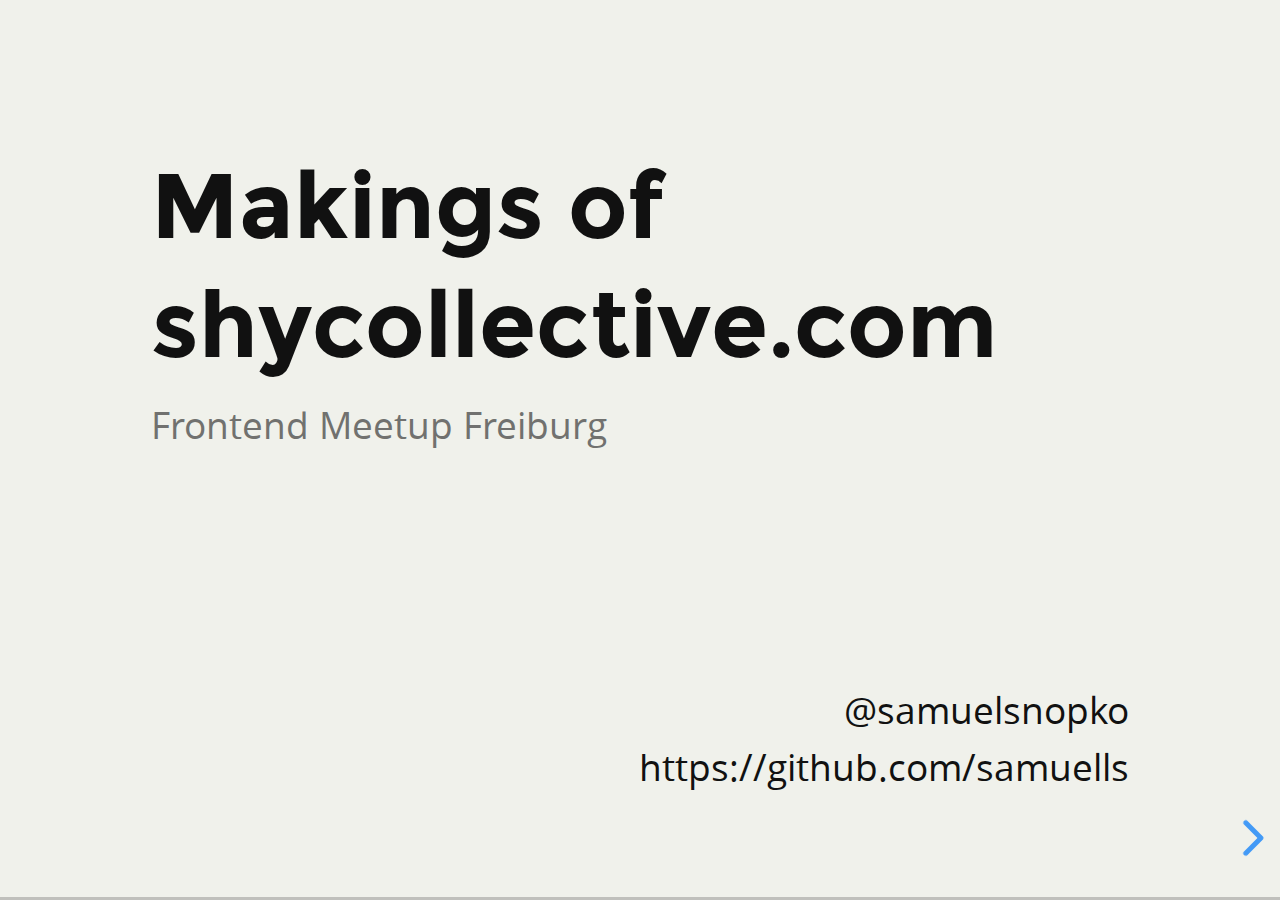
<file: slides-makings-of-shycollective/index.html>
<!DOCTYPE html>
	<html class="sl-root decks export offline loaded">
	<head>
		<meta name="viewport" content="width=device-width, initial-scale=1.0, maximum-scale=1.0, user-scalable=no, minimal-ui">
		<meta charset="utf-8">
		<meta http-equiv="X-UA-Compatible" content="IE=edge,chrome=1">
		<title>Makings of shycollective.com</title>

		<meta name="description" content="Slides for the Frontend Meetup Freiburg">

		<link rel="stylesheet" type="text/css" href="lib/offline-v2.css">



	</head>
	<body class="reveal-viewport theme-font-montserrat theme-color-sand-blue">
		<div class="reveal">
			<div class="slides">
				<section data-id="7235b7b91d044ae6f8fc6bd80bd1ca0a"><div class="sl-block" data-block-type="text" style="width: 806px; left: 80px; top: 101px; height: auto;" data-block-id="04e1b2474c8606fe7c709b4a00bd8ec9"><div class="sl-block-content" data-placeholder-tag="h1" data-placeholder-text="Title Text" style="z-index: 11; color: rgb(17, 17, 17);">
<h1 style="text-align:left"><strong>Makings of shycollective.com</strong></h1>
</div></div>
<div class="sl-block" data-block-type="text" data-block-id="5700edcda7e92e0a2e396349670cf544" style="height: auto; min-width: 30px; min-height: 30px; width: 600px; left: 280px; top: 544px;"><div class="sl-block-content" data-placeholder-tag="p" data-placeholder-text="Text" style="z-index: 12;">
<p style="text-align:right">@samuelsnopko</p>

<p style="text-align:right"> https://github.com/samuells</p>
</div></div>
<div class="sl-block" data-block-type="text" data-block-id="8710c10c60af0bb8130783f67e60d192" style="height: auto; min-width: 30px; min-height: 30px; width: 600px; left: 80px; top: 311px;"><div class="sl-block-content" data-placeholder-tag="p" data-placeholder-text="Text" style="z-index: 13; color: rgb(113, 113, 111); text-align: left;">
<p>Frontend Meetup Freiburg</p>
</div></div></section><section data-id="abf33c64cb87e071cbd1ea3eace64dc6" data-background-color="#f9f5e0"><div class="sl-block" data-block-type="text" style="width: 806px; left: 80px; top: 90px; height: auto;" data-block-id="17d4fbbb1054a22cc5b15306abf52f1f"><div class="sl-block-content" data-placeholder-tag="h2" data-placeholder-text="Title Text" style="z-index: 10; color: rgb(113, 113, 111);">
<h3 style="text-align: left;">Our Goals</h3>
</div></div>
<div class="sl-block" data-block-type="text" data-block-id="a0b22ce83962528a508319e67f9b7c7b" style="height: auto; min-width: 30px; min-height: 30px; width: 600px; left: 160px; top: 187px;"><div class="sl-block-content" data-placeholder-tag="p" data-placeholder-text="Text" style="z-index: 11; text-align: left;">
<ul>
	<li class="fragment" data-fragment-index="0"><span style="font-size:1.2em">Creative &amp; Visual Agency</span></li>
</ul>
</div></div>
<div class="sl-block" data-block-type="text" style="height: auto; min-width: 30px; min-height: 30px; width: 600px; left: 160px; top: 257px;" data-block-id="f336c042a3c80a4bb1951a480b7831ee"><div class="sl-block-content" data-placeholder-tag="p" data-placeholder-text="Text" style="z-index: 12; text-align: left;">
<ul>
	<li class="fragment" data-fragment-index="1"><span style="font-size:1.2em">Simplicity</span></li>
</ul>
</div></div>
<div class="sl-block" data-block-type="text" style="height: auto; min-width: 30px; min-height: 30px; width: 600px; left: 160px; top: 327px;" data-block-id="a2afe16a5a6cf2dca14d8d529990ca50"><div class="sl-block-content" data-placeholder-tag="p" data-placeholder-text="Text" style="z-index: 13; text-align: left;">
<ul>
	<li class="fragment" data-fragment-index="2">
<span style="font-size:1.2em">Straight</span><span style="font-size:1.2em">forward</span>
</li>
</ul>
</div></div>
<div class="sl-block" data-block-type="text" style="height: auto; min-width: 30px; min-height: 30px; width: 600px; left: 160px; top: 397px;" data-block-id="a4f183689991638129da8dceb6c1ef3c"><div class="sl-block-content" data-placeholder-tag="p" data-placeholder-text="Text" style="z-index: 14; text-align: left;">
<ul>
	<li style="font-size: 36px;" class="fragment" data-fragment-index="3">Small Project w/out CMS</li>
</ul>
</div></div>
<div class="sl-block" data-block-type="text" style="height: auto; min-width: 30px; min-height: 30px; width: 600px; left: 160px; top: 467px;" data-block-id="4b45d32ab1ad2cf6efc507dc14946e01"><div class="sl-block-content" data-placeholder-tag="p" data-placeholder-text="Text" style="z-index: 15; text-align: left;">
<ul>
	<li class="fragment" style="font-size:36px" data-fragment-index="4">Keep Personality</li>
</ul>
</div></div>
<div class="sl-block" data-block-type="text" style="height: auto; min-width: 30px; min-height: 30px; width: 600px; left: 160px; top: 537px;" data-block-id="b9baf1a1b67a3cae7ddd081f431c76b4"><div class="sl-block-content" data-placeholder-tag="p" data-placeholder-text="Text" style="z-index: 17; text-align: left;">
<ul>
	<li style="font-size:36px" class="fragment" data-fragment-index="5">WOW Effect</li>
</ul>
</div></div></section><section data-background-color="#f9f5e0" data-id="145ecbccc1c9b3c0f792ac94473a6ea9"><div class="sl-block" data-block-type="text" style="width: 806px; left: 80px; top: 90px; height: auto;" data-block-id="b1b5f998a5fb9546151c31e694efe598"><div class="sl-block-content" data-placeholder-tag="h2" data-placeholder-text="Title Text" style="z-index: 10; color: rgb(113, 113, 111);">
<h3 style="text-align:left">Technology Stack</h3>
</div></div>
<div class="sl-block" data-block-type="text" style="height: auto; width: 600px; left: 160px; top: 187px;" data-block-id="7f80f0955bd12bd9606c5fc299888ca3"><div class="sl-block-content" data-placeholder-tag="p" data-placeholder-text="Text" style="z-index: 11; text-align: left;">
<ul>
	<li class="fragment" data-fragment-index="0"><span style="font-size:1.2em">Gulp</span></li>
</ul>
</div></div>
<div class="sl-block" data-block-type="text" style="height: auto; width: 600px; left: 160px; top: 257px;" data-block-id="85218d34c33e6c6f71009c3aa8d03571"><div class="sl-block-content" data-placeholder-tag="p" data-placeholder-text="Text" style="z-index: 12; text-align: left;">
<ul>
	<li class="fragment" style="font-size:36px" data-fragment-index="1">SmoothState.js</li>
</ul>
</div></div>
<div class="sl-block" data-block-type="text" style="height: auto; width: 653px; left: 160px; top: 327px;" data-block-id="9ad30f73774506f5267b6dad0e0cf911"><div class="sl-block-content" data-placeholder-tag="p" data-placeholder-text="Text" style="z-index: 13; text-align: left;">
<ul>
	<li class="fragment" style="font-size:36px" data-fragment-index="2">SASS &amp; CSS Transitions/Animations</li>
</ul>
</div></div>
<div class="sl-block" data-block-type="text" style="height: auto; width: 600px; left: 160px; top: 397px;" data-block-id="0888dad073e55780d973e5a1a1c4d46b"><div class="sl-block-content" data-placeholder-tag="p" data-placeholder-text="Text" style="z-index: 14; text-align: left;">
<ul>
	<li class="fragment" style="font-size:36px" data-fragment-index="3">PUG (Jade)</li>
</ul>
</div></div>
<div class="sl-block" data-block-type="text" style="height: auto; width: 600px; left: 160px; top: 467px;" data-block-id="9dcfdebf3dbd9e2986f0c86bd2cd2aae"><div class="sl-block-content" data-placeholder-tag="p" data-placeholder-text="Text" style="z-index: 15; text-align: left;">
<ul>
	<li class="fragment" style="font-size:36px" data-fragment-index="4">Lot of Math</li>
</ul>
</div></div>
<div class="sl-block" data-block-type="image" data-block-id="1f8223bd284144125edf47c4247e3fdf" style="min-width: 4px; min-height: 4px; width: 384px; height: 384px; left: 430px; top: 216px;"><div class="sl-block-style" style="z-index: 17; transform: rotate(10deg);"><div class="sl-block-content fragment" style="z-index: 17; border-style: solid; border-color: rgb(68, 68, 68); border-width: 10px;" data-fragment-index="5"><img style="" data-natural-width="200" data-natural-height="200" data-lazy-loaded="" data-src="deck-20/becea222d706403ecf32a5b7d9eb6352.gif"></div></div></div></section><section class="stack" data-id="ff5f4e365f14790dc3098bf7c37ca052"><section data-id="1a81a7650221d0c9084efcb6c3408d9e"><div class="sl-block" data-block-type="text" style="width: 677px; left: 80px; top: 90px; height: auto;" data-block-id="042374b8de2a929f11034bf9cf93b75d"><div class="sl-block-content" data-placeholder-tag="h2" data-placeholder-text="Title Text" style="text-align: left; z-index: 10; color: rgb(113, 113, 111);">
<h3>Gulp - rules them all!</h3>
</div></div>
<div class="sl-block" data-block-type="image" data-block-id="29c214f1951efdc44a5fae64c599aa18" style="min-width: 4px; min-height: 4px; width: 580px; height: 400px; left: 190px; top: 217px;"><div class="sl-block-content fragment" style="z-index: 11; border-style: solid; border-width: 4px; border-color: rgb(255, 255, 255);" data-fragment-index="0"><img data-natural-width="568" data-natural-height="392" style="" data-lazy-loaded="" data-src="deck-20/bb69cc84c99c97650623ae19e3d00af0.png"></div></div>
<div class="sl-block" data-block-type="text" data-block-id="b72d72340367411c95b6c45c868574d1" style="height: auto; min-width: 30px; min-height: 30px; width: 378px; left: 451px; top: 205px;"><div class="sl-block-style" style="z-index: 14; transform: rotate(13deg);"><div class="sl-block-content fragment" data-placeholder-tag="p" data-placeholder-text="Text" style="z-index: 14; background-color: rgb(34, 34, 34); border-style: solid; border-width: 4px; border-color: rgb(255, 255, 255); color: rgb(255, 255, 255);" data-fragment-index="0">
<p><span style="font-size:1.2em"><strong>Divide &amp; conquer!</strong></span></p>
</div></div></div>
<div class="sl-block" data-block-type="image" data-block-id="dda05c7831d23858f1e80b86f83c5754" style="min-width: 4px; min-height: 4px; width: 746px; height: 272px; left: 34px; top: 281px;"><div class="sl-block-style" style="z-index: 13; transform: rotate(353deg);"><div class="sl-block-content fragment" style="z-index: 13; border-style: solid; border-width: 4px; border-color: rgb(255, 255, 255);" data-fragment-index="1"><img style="" data-natural-width="500" data-natural-height="182" data-lazy-loaded="" data-src="deck-20/dd8367149d5d60d54dbce070485ca704.gif"></div></div></div></section><section data-id="d7d7e35ab9b07166c9414fedcf45375f"><div class="sl-block" data-block-type="text" style="width: 677px; left: 80px; top: 90px; height: auto;" data-block-id="d7aa2d0bb3dd669b80f7860503db7612"><div class="sl-block-content" data-placeholder-tag="h2" data-placeholder-text="Title Text" style="text-align: left; z-index: 10; color: rgb(113, 113, 111);">
<h3>Divide, divide .... Divide!</h3>
</div></div>
<div class="sl-block" data-block-type="image" data-block-id="f51495b9ba8d7753b745057bd3c9883a" style="min-width: 4px; min-height: 4px; width: 262px; height: 456px; left: 320px; top: 210px;"><div class="sl-block-content fragment" style="z-index: 14; border-style: solid; border-width: 4px; border-color: rgb(255, 255, 255);" data-fragment-index="2"><img data-natural-width="262" data-natural-height="456" style="" data-lazy-loaded="" data-src="deck-20/90388b57b78450c2febd6ada72d27778.png"></div></div>
<div class="sl-block" data-block-type="image" data-block-id="794c27b820efddd73e3449f99d4ddff6" style="min-width: 4px; min-height: 4px; width: 244px; height: 263px; left: 493px; top: 271px;"><div class="sl-block-content fragment" style="z-index: 15; border-style: solid; border-width: 4px; border-color: rgb(255, 255, 255);" data-fragment-index="3"><img data-natural-width="244" data-natural-height="263" style="" data-lazy-loaded="" data-src="deck-20/a9f596a7c4e4c92cd7ffd244363098c2.png"></div></div>
<div class="sl-block" data-block-type="image" data-block-id="2e0fb561597d1ac710d188309df115ef" style="min-width: 4px; min-height: 4px; width: 192px; height: 192px; left: 25px; top: 210px;"><div class="sl-block-content fragment" style="z-index: 11; border-style: solid; border-width: 4px; border-color: rgb(255, 255, 255);" data-fragment-index="0"><img style="" data-natural-width="192" data-natural-height="192" data-lazy-loaded="" data-src="deck-20/fb8355976d787351c7fb1ee35297b5f1.png"></div></div>
<div class="sl-block" data-block-type="image" data-block-id="367f702b5de8971307a08669065459b4" style="min-width: 4px; min-height: 4px; width: 255px; height: 284px; left: 145px; top: 312px;"><div class="sl-block-content fragment" style="z-index: 12; border-style: solid; border-width: 4px; border-color: rgb(255, 255, 255);" data-fragment-index="1"><img data-natural-width="255" data-natural-height="284" style="" data-lazy-loaded="" data-src="deck-20/b8eaf38fb2c578ec24e3501e699130e7.png"></div></div>
<div class="sl-block" data-block-type="image" data-block-id="5c22db8b40d8336a1e6d0e23d81fac6f" style="min-width: 4px; min-height: 4px; width: 207px; height: 518px; left: 673px; top: 167px;"><div class="sl-block-content fragment" style="z-index: 16; border-style: solid; border-width: 4px; border-color: rgb(255, 255, 255);" data-fragment-index="4"><img style="" data-natural-width="259" data-natural-height="649" data-lazy-loaded="" data-src="deck-20/c0262799a32cf77e353d0870c2ba5f71.png"></div></div></section></section><section class="stack" data-id="1748a198769d28488cc66a8dfa124409"><section data-id="bb97b774da3108e96b90ac68c41f0bf7"><div class="sl-block" data-block-type="text" style="width: 677px; left: 80px; top: 90px; height: auto;" data-block-id="a1a524851e1863a7e22a8f41261f5ca4"><div class="sl-block-content" data-placeholder-tag="h2" data-placeholder-text="Title Text" style="text-align: left; z-index: 10; color: rgb(113, 113, 111);">
<h3>SmoothState.js</h3>
</div></div>
<div class="sl-block" data-block-type="image" style="width: 683px; height: 334px; left: 111px; top: 210px; min-width: 4px; min-height: 4px;" data-block-id="94670afb3ada3ceb0c624c3414870ade"><div class="sl-block-content fragment" style="z-index: 11; border-width: 4px; border-color: rgb(255, 255, 255);" data-fragment-index="0"><img data-natural-width="1000" data-natural-height="489" style="" data-lazy-loaded="" data-src="deck-20/df1006bf1b8960a716b8663c41505138.png"></div></div>
<div class="sl-block" data-block-type="text" data-block-id="c8cbe566b01253a5da876b76d88766a7" style="height: auto; min-width: 30px; min-height: 30px; width: 600px; left: 280px; top: 591px;"><div class="sl-block-content fragment" data-placeholder-tag="p" data-placeholder-text="Text" style="z-index: 12;" data-fragment-index="2">
<p style="text-align: right;"><span style="font-size:0.9em"><a href="https://github.com/miguel-perez/smoothState.js" target="_blank">SmoothState.js</a></span></p>
</div></div>
<div class="sl-block" data-block-type="line" data-block-id="0df9afb5757339db560fef3cc7e048dc" style="width: auto; height: auto; min-width: 1px; min-height: 1px; left: 160px; top: 280px;"><div class="sl-block-content fragment" data-line-x1="-319" data-line-y1="207" data-line-x2="321" data-line-y2="21" data-line-color="#cc0000" data-line-start-type="none" data-line-end-type="none" style="z-index: 13;" data-line-width="10px" data-fragment-index="1"><svg xmlns="http://www.w3.org/2000/svg" version="1.1" preserveaspectratio="xMidYMid" width="640" height="186" viewbox="-319 21 640 186"><line stroke="rgba(0,0,0,0)" stroke-width="15" x1="-319" y1="207" x2="321" y2="21"></line><line stroke="#cc0000" stroke-width="10" x1="-319" y1="207" x2="321" y2="21"></line></svg></div></div>
<div class="sl-block" data-block-type="line" style="width: auto; height: auto; min-width: 1px; min-height: 1px; left: 154px; top: 280px;" data-block-id="5f12cd35a30097e50961d85402b218b0"><div class="sl-block-content fragment" data-line-x1="-334" data-line-y1="6" data-line-x2="306" data-line-y2="192" data-line-color="#cc0000" data-line-start-type="none" data-line-end-type="none" style="z-index: 15;" data-line-width="10px" data-fragment-index="1"><svg xmlns="http://www.w3.org/2000/svg" version="1.1" preserveaspectratio="xMidYMid" width="640" height="186" viewbox="-334 6 640 186"><line stroke="rgba(0,0,0,0)" stroke-width="15" x1="-334" y1="6" x2="306" y2="192"></line><line stroke="#cc0000" stroke-width="10" x1="-334" y1="6" x2="306" y2="192"></line></svg></div></div></section><section data-id="abe6a1d4aa8ab390ff481e508d453b50"><div class="sl-block" data-block-type="text" style="width: 677px; left: 80px; top: 90px; height: auto;" data-block-id="688d8a5a6df310454f377fb964a3304e"><div class="sl-block-content" data-placeholder-tag="h2" data-placeholder-text="Title Text" style="text-align: left; z-index: 11; color: rgb(113, 113, 111);">
<h3>SmoothState.js - how it works?</h3>
</div></div>
<div class="sl-block" data-block-type="image" data-block-id="d919c46e5ae8422f2992e9a330d3449c" style="min-width: 4px; min-height: 4px; width: 504px; height: 374px; left: 441px; top: 294px;"><div class="sl-block-content fragment" style="z-index: 12; border-style: solid; border-width: 4px; border-color: rgb(255, 255, 255);" data-fragment-index="7"><img style="" data-natural-width="1234" data-natural-height="916" data-lazy-loaded="" data-src="deck-20/f81a2a7714de7cf9a9c90cb3bc72651b.png"></div></div>
<div class="sl-block" data-block-type="image" data-block-id="e6428c1ab1bf56ae7a3a3121e96e0616" style="min-width: 4px; min-height: 4px; width: 501px; height: 258px; left: 16px; top: 381px;"><div class="sl-block-content fragment" style="z-index: 13; border-style: solid; border-width: 4px; border-color: rgb(255, 255, 255);" data-fragment-index="6"><img style="" data-natural-width="1468" data-natural-height="756" data-lazy-loaded="" data-src="deck-20/cd59f67348e6bbb8492ff8ce93ea7552.png"></div></div>
<div class="sl-block" data-block-type="line" data-block-id="a933c32befc08e19fb23ce14029c612c" style="width: auto; height: auto; min-width: 1px; min-height: 1px; left: 80px; top: 230px;"><div class="sl-block-content fragment" data-line-x1="-300" data-line-y1="-40" data-line-x2="500" data-line-y2="-40" data-line-color="#71716f" data-line-start-type="circle" data-line-end-type="circle" style="z-index: 14;" data-line-width="20px" data-fragment-index="0"><svg xmlns="http://www.w3.org/2000/svg" version="1.1" preserveaspectratio="xMidYMid" width="800" height="1" viewbox="-300 -40 800 1"><line stroke="#71716f" stroke-width="20" x1="-270" y1="-40" x2="471" y2="-40"></line><ellipse rx="30" ry="30" cx="-270" cy="-40" fill="#71716f"></ellipse><ellipse rx="30" ry="30" cx="471" cy="-40" fill="#71716f"></ellipse></svg></div></div>
<div class="sl-block" data-block-type="line" style="width: auto; height: auto; min-width: 1px; min-height: 1px; left: 240px; top: 229px;" data-block-id="a20e4b9437ecffe5b6e11262527ce7b1"><div class="sl-block-content fragment" data-line-x1="188" data-line-y1="-40" data-line-x2="428" data-line-y2="-40" data-line-color="#cc4125" data-line-start-type="none" data-line-end-type="arrow" style="z-index: 15;" data-line-width="10px" data-line-style="solid" data-fragment-index="2"><svg xmlns="http://www.w3.org/2000/svg" version="1.1" preserveaspectratio="xMidYMid" width="240" height="1" viewbox="188 -40 240 1"><line stroke="rgba(0,0,0,0)" stroke-width="15" x1="188" y1="-40" x2="413" y2="-40"></line><line stroke="#cc4125" stroke-width="10" x1="188" y1="-40" x2="413" y2="-40"></line><polygon fill="#cc4125" transform="translate(413,-40) rotate(90)" points="0,-15 15,15 -15,15"></polygon></svg></div></div>
<div class="sl-block" data-block-type="line" style="width: auto; height: auto; min-width: 1px; min-height: 1px; left: 480px; top: 229px;" data-block-id="d0974f969e0d4e313848707934cd06c7"><div class="sl-block-content fragment" data-line-x1="188" data-line-y1="-40" data-line-x2="428" data-line-y2="-40" data-line-color="#6aa84f" data-line-start-type="none" data-line-end-type="arrow" style="z-index: 16;" data-line-width="10px" data-line-style="solid" data-fragment-index="3"><svg xmlns="http://www.w3.org/2000/svg" version="1.1" preserveaspectratio="xMidYMid" width="240" height="1" viewbox="188 -40 240 1"><line stroke="rgba(0,0,0,0)" stroke-width="15" x1="188" y1="-40" x2="413" y2="-40"></line><line stroke="#6aa84f" stroke-width="10" x1="188" y1="-40" x2="413" y2="-40"></line><polygon fill="#6aa84f" transform="translate(413,-40) rotate(90)" points="0,-15 15,15 -15,15"></polygon></svg></div></div>
<div class="sl-block" data-block-type="text" data-block-id="fee75b987121f2566427f8cef0fdf527" style="height: auto; min-width: 30px; min-height: 30px; width: 213px; left: 240px; top: 183px;"><div class="sl-block-content fragment" data-placeholder-tag="p" data-placeholder-text="Text" style="z-index: 17; color: rgb(102, 0, 0);" data-fragment-index="2">
<p style="text-align:left"><span style="font-size:0.9em"><strong>Animation Out</strong></span></p>
</div></div>
<div class="sl-block" data-block-type="text" style="height: auto; min-width: 30px; min-height: 30px; width: 213px; left: 480px; top: 183px;" data-block-id="15c8e7ef1766eb8544dc89ed34a6929e"><div class="sl-block-content fragment" data-placeholder-tag="p" data-placeholder-text="Text" style="z-index: 18; color: rgb(39, 78, 19);" data-fragment-index="3">
<p style="text-align:right"><span style="font-size:0.9em"><strong>Animation In</strong></span></p>
</div></div>
<div class="sl-block" data-block-type="text" data-block-id="7795bc369a06e2ee365c0851783f7edd" style="height: auto; min-width: 30px; min-height: 30px; width: 179px; left: 729px; top: 208px;"><div class="sl-block-style" style="z-index: 19; transform: rotate(329deg);"><div class="sl-block-content fragment" data-placeholder-tag="p" data-placeholder-text="Text" style="z-index: 19; color: rgb(255, 255, 255); background-color: rgb(113, 113, 111); border-style: solid; border-width: 2px;" data-fragment-index="4">
<p><strong><span style="font-size:0.9em">Page Ready</span></strong></p>
</div></div></div>
<div class="sl-block" data-block-type="text" style="height: auto; min-width: 30px; min-height: 30px; width: 188px; left: 44px; top: 209px;" data-block-id="6740135de533f5a71e8bb534cda66fca"><div class="sl-block-style" style="z-index: 20; transform: rotate(329deg);"><div class="sl-block-content fragment" data-placeholder-tag="p" data-placeholder-text="Text" style="z-index: 20; color: rgb(255, 255, 255); background-color: rgb(113, 113, 111); border-style: solid; border-width: 2px;" data-fragment-index="1">
<p><strong><span style="font-size:0.9em">Link Clicked</span></strong></p>
</div></div></div>
<div class="sl-block" data-block-type="line" data-block-id="f6bd43081b11ec55e738607382d7fcad" style="width: auto; height: auto; min-width: 1px; min-height: 1px; left: 240px; top: 254px;"><div class="sl-block-content fragment" data-line-x1="-140" data-line-y1="0" data-line-x2="100" data-line-y2="0" data-line-color="#cc0000" data-line-start-type="circle" data-line-end-type="circle" style="z-index: 21;" data-line-width="4px" data-fragment-index="5"><svg xmlns="http://www.w3.org/2000/svg" version="1.1" preserveaspectratio="xMidYMid" width="240" height="1" viewbox="-140 0 240 1"><line stroke="rgba(0,0,0,0)" stroke-width="15" x1="-134" y1="0" x2="94" y2="0"></line><line stroke="#cc0000" stroke-width="4" x1="-134" y1="0" x2="94" y2="0"></line><ellipse rx="6" ry="6" cx="-134" cy="0" fill="#cc0000"></ellipse><ellipse rx="6" ry="6" cx="94" cy="0" fill="#cc0000"></ellipse></svg></div></div>
<div class="sl-block" data-block-type="text" style="height: auto; min-width: 30px; min-height: 30px; width: 213px; left: 254px; top: 248px;" data-block-id="661ca37cb7c5be7dccec5f670f3140bf"><div class="sl-block-content fragment" data-placeholder-tag="p" data-placeholder-text="Text" style="z-index: 22; color: rgb(102, 0, 0);" data-fragment-index="5">
<p><span style="font-size:27px"><strong>2000ms</strong></span></p>
</div></div>
<div class="sl-block" data-block-type="text" data-block-id="c04181769c8b22b7c12dba1dc638dcc2" style="height: auto; min-width: 30px; min-height: 30px; width: 208px; left: 737px; top: 661px;"><div class="sl-block-content fragment" data-placeholder-tag="p" data-placeholder-text="Text" style="z-index: 23;" data-fragment-index="8">
<p style="text-align: right;"><span style="font-size:0.7em"><a href="http://aaronporter.co/" target="_blank">Another nice demo</a></span></p>
</div></div></section></section><section class="stack" data-id="403a37ed478855a9f5b8de810581e532"><section data-id="c52f027d638bd2557da7076adff6498c" data-background-color="#f9f5e0"><div class="sl-block" data-block-type="text" style="width: 677px; left: 80px; top: 41px; height: auto;" data-block-id="ac84a2c42bbef14300dd20b083d756a3"><div class="sl-block-content" data-placeholder-tag="h2" data-placeholder-text="Title Text" style="text-align: left; z-index: 11; color: rgb(113, 113, 111);">
<h3>SASS - from where magic comes.</h3>
</div></div>
<div class="sl-block" data-block-type="image" data-block-id="8faa10510e7d2c3001369dbcf1a6f6fc" style="min-width: 4px; min-height: 4px; width: 620px; height: 321px; left: 8px; top: 140px;"><div class="sl-block-content fragment" style="z-index: 12; border-style: solid; border-width: 4px; border-color: rgb(255, 255, 255);" data-fragment-index="1"><img style="" data-natural-width="1666" data-natural-height="862" data-lazy-loaded="" data-src="deck-20/003d17fd266cd92cad3e4f4a90116b90.png"></div></div>
<div class="sl-block" data-block-type="image" data-block-id="20b7370985c9d078efff099785319612" style="min-width: 4px; min-height: 4px; width: 313px; height: 518px; left: 640px; top: 140px;"><div class="sl-block-content fragment" style="z-index: 13; border-style: solid; border-width: 4px; border-color: rgb(255, 255, 255);" data-fragment-index="2"><img style="" data-natural-width="816" data-natural-height="1350" data-lazy-loaded="" data-src="deck-20/463fb333a394c7b813dd67d7346f3ddf.png"></div></div>
<div class="sl-block" data-block-type="image" data-block-id="1faab8a86f1b21a6b0f13bea8aea4f52" style="min-width: 4px; min-height: 4px; width: 806px; height: 234px; left: 51px; top: 443px;"><div class="sl-block-content fragment" style="z-index: 14; border-style: solid; border-width: 4px; border-color: rgb(255, 255, 255);" data-fragment-index="3"><img style="" data-natural-width="2064" data-natural-height="600" data-lazy-loaded="" data-src="deck-20/583ef67c0b61489ab02505d92fa9be9f.png"></div></div>
<div class="sl-block" data-block-type="image" data-block-id="076c1d5075f657b7a0aec4442c8e1ba0" style="min-width: 4px; min-height: 4px; width: 505px; height: 347px; left: 240px; top: 226px;"><div class="sl-block-content fragment" style="z-index: 15; border-style: solid; border-color: rgb(255, 255, 255); border-width: 20px;" data-fragment-index="4"><img style="" data-natural-width="400" data-natural-height="275" data-lazy-loaded="" data-src="deck-20/9fd9edd6e840259092920d9f85f1f957.gif"></div></div>
<div class="sl-block" data-block-type="text" data-block-id="4de36e575e20d223f1b14834df856e13" style="height: auto; min-width: 30px; min-height: 30px; width: 382px; left: 566px; top: 101px;"><div class="sl-block-content fragment" data-placeholder-tag="p" data-placeholder-text="Text" style="z-index: 16; text-align: right;" data-fragment-index="0">
<p><span style="font-size:0.9em">[homepage values - <a href="http://www.shycollective.com" target="_blank">link</a>]</span></p>
</div></div></section><section data-background-color="#f9f5e0" data-id="9adb16677d0c452976f9104d00fe93ba"><div class="sl-block" data-block-type="text" style="width: 677px; left: 80px; top: 90px; height: auto;" data-block-id="6d3a4e303b5ebc90c54e37beb3ca17d4"><div class="sl-block-content" data-placeholder-tag="h2" data-placeholder-text="Title Text" style="text-align: left; z-index: 11; color: rgb(113, 113, 111);">
<h3>SASS - Leaving page...</h3>
</div></div>
<div class="sl-block" data-block-type="image" data-block-id="4f6b133d1dccd1bf4da57cd9059225c4" style="min-width: 4px; min-height: 4px; width: 806px; height: 314px; left: 35px; top: 176px;"><div class="sl-block-content fragment" style="z-index: 12; border-style: solid; border-width: 4px; border-color: rgb(255, 255, 255);" data-fragment-index="0"><img data-natural-width="818" data-natural-height="319" style="" data-lazy-loaded="" data-src="deck-20/68dc0cf5b424ec2fcfc7ed6be31f55d0.png"></div></div>
<div class="sl-block" data-block-type="image" data-block-id="0258fb1ed9e569f4169f2585d4c6b530" style="min-width: 4px; min-height: 4px; width: 449px; height: 261px; left: 444px; top: 420px;"><div class="sl-block-content fragment" style="z-index: 13; border-style: solid; border-width: 4px; border-color: rgb(255, 255, 255);" data-fragment-index="1"><img data-natural-width="449" data-natural-height="261" style="" data-lazy-loaded="" data-src="deck-20/4f88f2a3f659983e8639de66239802b1.png"></div></div></section><section data-background-color="#f9f5e0" data-id="bc3f39c952d7ff4e1959e5c186f610af"><div class="sl-block" data-block-type="text" style="width: 677px; left: 80px; top: 90px; height: auto;" data-block-id="aab0e12d2a0e57c72d62d6a8f8407f3c"><div class="sl-block-content" data-placeholder-tag="h2" data-placeholder-text="Title Text" style="text-align: left; z-index: 10; color: rgb(113, 113, 111);">
<h3>SASS - Let's load some text</h3>
</div></div>
<div class="sl-block" data-block-type="image" data-block-id="36f8026c57881832fe8b990ffe389823" style="min-width: 4px; min-height: 4px; width: 443px; height: 518px; left: 154px; top: 161px;"><div class="sl-block-content fragment" style="z-index: 11;" data-fragment-index="0"><img style="" data-natural-width="640" data-natural-height="749" data-lazy-loaded="" data-src="deck-20/2e4b80cac79e8f59771870864abaa0b7.gif"></div></div>
<div class="sl-block" data-block-type="image" data-block-id="f98d47390efc1cef075cfd2347f8af03" style="min-width: 4px; min-height: 4px; width: 884px; height: 179px; left: 38px; top: 477px;"><div class="sl-block-content fragment" style="z-index: 15; border-style: solid; border-width: 4px; border-color: rgb(255, 255, 255);" data-fragment-index="3"><img style="" data-natural-width="1180" data-natural-height="239" data-lazy-loaded="" data-src="deck-20/5c0a17fe82d3cdeea7b70dd60c9feab6.png"></div></div>
<div class="sl-block" data-block-type="image" data-block-id="ac6dd9eaeb20cdc9012f63a2958f0422" style="min-width: 4px; min-height: 4px; width: 225px; height: 225px; left: 9px; top: 161px;"><div class="sl-block-content fragment" style="z-index: 13; border-style: solid; border-width: 4px;" data-fragment-index="1"><img data-natural-width="225" data-natural-height="225" style="" data-lazy-loaded="" data-src="deck-20/7458c49da17ef4be89ebfb1dc1bf084e.png"></div></div>
<div class="sl-block" data-block-type="image" data-block-id="667e68745033dcaeb4600dd05b71626a" style="min-width: 4px; min-height: 4px; width: 341px; height: 518px; left: 597px; top: 161px;"><div class="sl-block-content fragment" style="z-index: 14; border-style: solid; border-width: 4px; border-color: rgb(255, 255, 255);" data-fragment-index="2"><img style="" data-natural-width="588" data-natural-height="894" data-lazy-loaded="" data-src="deck-20/99106897b5d1283de5c942236d81c2eb.png"></div></div></section></section><section class="stack" data-id="a0f5c8ac8e04c39672f73a6aaf77da6e"><section data-background-color="#f9f5e0" data-id="8093febfbdb86f6bf53641aaec027ec3"><div class="sl-block" data-block-type="text" style="width: 677px; left: 80px; top: 90px; height: auto;" data-block-id="838363f9561f3c29199ba3d09768a7d9"><div class="sl-block-content" data-placeholder-tag="h2" data-placeholder-text="Title Text" style="text-align: left; z-index: 11; color: rgb(113, 113, 111);">
<h3>PUG - mix HTML and stay DRY</h3>
</div></div>
<div class="sl-block" data-block-type="text" data-block-id="172eefe1c06705c447d5ccae3dcab7ef" style="height: auto; min-width: 30px; min-height: 30px; width: 169px; left: 711px; top: 630px;"><div class="sl-block-content fragment" data-placeholder-tag="p" data-placeholder-text="Text" style="z-index: 12;" data-fragment-index="2">
<p style="text-align: right;"><span style="font-size:0.9em"><a href="https://pugjs.org/" target="_blank">pugjs.org</a></span></p>
</div></div>
<div class="sl-block" data-block-type="image" data-block-id="26eb039f720ab2057a9d4688fa00d5f5" style="min-width: 4px; min-height: 4px; width: 806px; height: 313px; left: 23px; top: 233px;"><div class="sl-block-content fragment" style="z-index: 13; border-style: solid; border-width: 4px; border-color: rgb(255, 255, 255);" data-fragment-index="0"><img data-natural-width="1485" data-natural-height="576" style="" data-lazy-loaded="" data-src="deck-20/42fb496f28b2d780a9b991bacc3f52e2.png"></div></div>
<div class="sl-block" data-block-type="image" data-block-id="1933bdfa2ff5c94de732b9215c71778f" style="min-width: 4px; min-height: 4px; width: 806px; height: 460px; left: 112px; top: 170px;"><div class="sl-block-content fragment" style="z-index: 14; border-style: solid; border-width: 4px; border-color: rgb(255, 255, 255);" data-fragment-index="1"><img data-natural-width="1282" data-natural-height="731" style="" data-lazy-loaded="" data-src="deck-20/3f670a30edc604de74d493bc7282a80e.png"></div></div></section><section data-background-color="#f9f5e0" data-id="bba58d672fee22e629aac91ec4d17c47"><div class="sl-block" data-block-type="text" style="width: 677px; left: 80px; top: 90px; height: auto;" data-block-id="89805cf449362de78d51efa624758032"><div class="sl-block-content" data-placeholder-tag="h2" data-placeholder-text="Title Text" style="text-align: left; z-index: 11; color: rgb(113, 113, 111);">
<h3>PUG - projects.html vs .pug</h3>
</div></div>
<div class="sl-block" data-block-type="image" data-block-id="74f934f18167f75dfb4d5d20015eb22f" style="min-width: 4px; min-height: 4px; width: 417px; height: 518px; left: 63px; top: 161px;"><div class="sl-block-content fragment" style="z-index: 12; border-style: solid; border-width: 4px; border-color: rgb(255, 255, 255);" data-fragment-index="0"><img style="" data-natural-width="979" data-natural-height="1216" data-lazy-loaded="" data-src="deck-20/f7486426ff09ed58b5a8fa2b5f845c3b.png"></div></div>
<div class="sl-block" data-block-type="image" data-block-id="88fb4713af7ddd16c79b988c3c9bc951" style="min-width: 4px; min-height: 4px; width: 806px; height: 378px; left: 134px; top: 231px;"><div class="sl-block-content fragment" style="z-index: 13; border-style: solid; border-width: 4px; border-color: rgb(255, 255, 255);" data-fragment-index="1"><img data-natural-width="1285" data-natural-height="602" style="" data-lazy-loaded="" data-src="deck-20/2e8918d2f5fc73b82fac03460442ef20.png"></div></div></section></section><section data-background-color="#f9f5e0" data-id="5b61186a8ae2f0d33c51883b53478c2a"><div class="sl-block" data-block-type="text" style="width: 677px; left: 80px; top: 90px; height: auto;" data-block-id="30c81786691889446023a3160c6bad88"><div class="sl-block-content" data-placeholder-tag="h2" data-placeholder-text="Title Text" style="text-align: left; z-index: 11; color: rgb(113, 113, 111);">
<h3>Last words - what's needed...</h3>
</div></div>
<div class="sl-block" data-block-type="text" data-block-id="632d34aef7be67f599a9b552094976f2" style="height: auto; min-width: 30px; min-height: 30px; width: 711px; left: 125px; top: 454px;"><div class="sl-block-content" data-placeholder-tag="p" data-placeholder-text="Text" style="z-index: 12; text-align: left;">
<ul>
	<li class="fragment" data-fragment-index="4"><span style="font-size:1.2em"><strong>~ 180</strong> hours of coding &amp; meetings</span></li>
</ul>
</div></div>
<div class="sl-block" data-block-type="text" style="height: auto; min-width: 30px; min-height: 30px; width: 600px; left: 125px; top: 190px;" data-block-id="c79fd99df0352a15066835200fbdd1c2"><div class="sl-block-content" data-placeholder-tag="p" data-placeholder-text="Text" style="z-index: 13; text-align: left;">
<ul>
	<li class="fragment" data-fragment-index="0"><span style="font-size:1.2em"><strong>try &amp; fail &amp; repeat </strong>approach</span></li>
</ul>
</div></div>
<div class="sl-block" data-block-type="text" style="height: auto; min-width: 30px; min-height: 30px; width: 600px; left: 125px; top: 256px;" data-block-id="925672ed66c07f59b3d7ee55b7e3e9de"><div class="sl-block-content" data-placeholder-tag="p" data-placeholder-text="Text" style="z-index: 14; text-align: left;">
<ul>
	<li class="fragment" data-fragment-index="1"><span style="font-size:1.2em"><strong>fine tunning</strong></span></li>
</ul>
</div></div>
<div class="sl-block" data-block-type="text" style="height: auto; min-width: 30px; min-height: 30px; width: 600px; left: 125px; top: 388px;" data-block-id="ed584d67c34da7e01a4e8a80fa914963"><div class="sl-block-content" data-placeholder-tag="p" data-placeholder-text="Text" style="z-index: 15; text-align: left;">
<ul>
	<li class="fragment" data-fragment-index="3"><span style="font-size:1.2em">meetings in<strong> Stadtpark</strong></span></li>
</ul>
</div></div>
<div class="sl-block" data-block-type="text" style="height: auto; min-width: 30px; min-height: 30px; width: 600px; left: 125px; top: 322px;" data-block-id="b38645c306f48027daa8e261294ef975"><div class="sl-block-content" data-placeholder-tag="p" data-placeholder-text="Text" style="z-index: 16; text-align: left;">
<ul>
	<li class="fragment"><span style="font-size:1.2em"><strong>not afraid</strong> to trash work</span></li>
</ul>
</div></div>
<div class="sl-block" data-block-type="text" style="height: auto; min-width: 30px; min-height: 30px; width: 711px; left: 125px; top: 577px;" data-block-id="8aeb4a4eafd2f308ccf83610339c5994"><div class="sl-block-content" data-placeholder-tag="p" data-placeholder-text="Text" style="z-index: 17; text-align: left;">
<ul>
	<li class="fragment" data-fragment-index="6"><span style="font-size:1.2em">it has to be <strong>FUN</strong></span></li>
</ul>
</div></div>
<div class="sl-block" data-block-type="text" style="height: auto; min-width: 30px; min-height: 30px; width: 711px; left: 125px; top: 514px;" data-block-id="67bf52ed80b67ebdcf09ab60919814dc"><div class="sl-block-content" data-placeholder-tag="p" data-placeholder-text="Text" style="z-index: 18; text-align: left;">
<ul>
	<li class="fragment" data-fragment-index="5"><span style="font-size:1.2em"><strong>~ </strong><strong>8 months</strong></span></li>
</ul>
</div></div>
<div class="sl-block" data-block-type="image" data-block-id="75de30cada1bd4d95a7c3cb39591b268" style="min-width: 4px; min-height: 4px; width: 581px; height: 327px; left: 353px; top: 314px;"><div class="sl-block-style" style="z-index: 19; transform: rotate(349deg);"><div class="sl-block-content fragment" style="z-index: 19; border-style: solid; border-color: rgb(0, 0, 0); border-width: 4px;" data-fragment-index="7"><img style="" data-natural-width="380" data-natural-height="214" data-lazy-loaded="" data-src="deck-20/b16b2c59459af03bd1b695d2e6da1053.gif"></div></div></div></section><section data-id="d72625e9a77d06c6ef2297f8fedccec5"><div class="sl-block" data-block-type="text" style="width: 343px; left: 531px; top: 220px; height: auto;" data-block-id="77c83807ec422b7fcefecb2006364f30"><div class="sl-block-style" style="z-index: 10; transform: rotate(341deg);"><div class="sl-block-content fragment" data-placeholder-tag="h2" data-placeholder-text="Title Text" style="text-align: left; z-index: 10; color: rgb(113, 113, 111);" data-fragment-index="0">
<h3>...for not sleeping</h3>
</div></div></div>
<div class="sl-block" data-block-type="text" style="height: auto; width: 770px; left: 12px; top: 120px;" data-block-id="06389353d3a84258185bd0eed55edf22"><div class="sl-block-style" style="z-index: 11; transform: rotate(341deg);"><div class="sl-block-content" data-placeholder-tag="p" data-placeholder-text="Text" style="z-index: 11; background-color: rgb(34, 34, 34); border-style: solid; border-width: 4px; border-color: rgb(255, 255, 255); color: rgb(255, 255, 255);">
<p><span style="font-size:5.0em"><strong>Thanks</strong></span></p>
</div></div></div>
<div class="sl-block" data-block-type="text" style="height: auto; min-width: 30px; min-height: 30px; width: 600px; left: 280px; top: 426px;" data-block-id="e8b674a6166b722f2b4e5923390e0f75"><div class="sl-block-content fragment" data-placeholder-tag="p" data-placeholder-text="Text" style="z-index: 12;" data-fragment-index="1">
<p style="text-align:right">@samuelsnopko</p>

<p style="text-align:right"> https://github.com/samuells</p>
</div></div>
<div class="sl-block" data-block-type="text" style="height: auto; min-width: 30px; min-height: 30px; width: 600px; left: 280px; top: 552px;" data-block-id="ca2b354c72c3abd9a17e7e5eb021b777"><div class="sl-block-content fragment" data-placeholder-tag="p" data-placeholder-text="Text" style="z-index: 13;" data-fragment-index="2">
<p style="text-align:right">shycollective designed by Peter Cupec</p>
</div></div>
<div class="sl-block" data-block-type="line" data-block-id="206227e2ab1e31ded2b37a83fe8a2e98" style="width: auto; height: auto; min-width: 1px; min-height: 1px; left: 833px; top: 612px;"><div class="sl-block-content fragment" data-line-x1="239" data-line-y1="200" data-line-x2="286" data-line-y2="200" data-line-color="#000000" data-line-start-type="none" data-line-end-type="none" style="z-index: 14;" data-fragment-index="3"><svg xmlns="http://www.w3.org/2000/svg" version="1.1" preserveaspectratio="xMidYMid" width="47" height="1" viewbox="239 200 47 1"><line stroke="rgba(0,0,0,0)" stroke-width="15" x1="239" y1="200" x2="286" y2="200"></line><line stroke="#000000" stroke-width="2" x1="239" y1="200" x2="286" y2="200"></line></svg></div></div>
<div class="sl-block" data-block-type="text" data-block-id="dd693b4880e50bc235840f6f7c1fae08" style="height: auto; min-width: 30px; min-height: 30px; width: 600px; left: 280px; top: 631px;"><div class="sl-block-content fragment" data-placeholder-tag="p" data-placeholder-text="Text" style="z-index: 16;" data-fragment-index="3">
<p style="text-align: right;">project code on github - <a href="https://github.com/samuells/shy-collective" target="_blank">link</a></p>
</div></div>
<div class="sl-block" data-block-type="line" style="width: auto; height: auto; min-width: 1px; min-height: 1px; left: 833px; top: 532px;" data-block-id="621f3d917ecf3758f5a06bac11a88ac4"><div class="sl-block-content fragment" data-line-x1="239" data-line-y1="200" data-line-x2="286" data-line-y2="200" data-line-color="#000000" data-line-start-type="none" data-line-end-type="none" style="z-index: 17;" data-fragment-index="2"><svg xmlns="http://www.w3.org/2000/svg" version="1.1" preserveaspectratio="xMidYMid" width="47" height="1" viewbox="239 200 47 1"><line stroke="rgba(0,0,0,0)" stroke-width="15" x1="239" y1="200" x2="286" y2="200"></line><line stroke="#000000" stroke-width="2" x1="239" y1="200" x2="286" y2="200"></line></svg></div></div></section>
			</div>
		</div>

		<script>
			var SLConfig = {"deck": {"id":1253006,"slug":"deck-20","title":"Makings of shycollective.com","description":"Slides for the Frontend Meetup Freiburg","width":960,"height":700,"visibility":"all","published_at":"2018-05-14T11:24:30.605Z","sanitize_messages":null,"thumbnail_url":"https://s3.amazonaws.com/media-p.slid.es/thumbnails/031d5f066ed8e67a834883c82872cb93/thumb.jpg?1526240472","view_count":22,"user":{"id":390103,"username":"wondrousllc","name":"WONDROUS LLC","description":"","thumbnail_url":"https://www.gravatar.com/avatar/4c702ff4bee07c8da02ed1dd81c9373f?s=140\u0026d=https%3A%2F%2Fstatic.slid.es%2Fimages%2Fdefault-profile-picture.png","paid":true,"pro":true,"lite":false,"team_id":615,"settings":{"id":227047,"present_controls":true,"present_upsizing":true,"present_pointer":false,"present_notes":true,"default_deck_tag_id":null},"enterprise":true,"membership":{"role":"owner","manager":true,"activated":true}},"background_transition":"fade","transition":"zoom","theme_id":null,"theme_font":"montserrat","theme_color":"sand-blue","auto_slide_interval":0,"comments_enabled":true,"forking_enabled":false,"rolling_links":false,"center":false,"shuffle":null,"should_loop":false,"share_notes":null,"slide_number":null,"slide_count":18,"rtl":false,"version":2,"collaborative":true,"deck_user_editor_limit":1,"data_updated_at":1526302959002,"font_typekit":null,"font_google":null,"notes":{}}};


			// Use local fonts
			SLConfig.fonts_url = 'lib/fonts/';
		</script>

		<script src="lib/head.min.js"></script>
		<script src="lib/reveal.min.js"></script>
		<script src="lib/offline.js"></script>

		<!-- Initialize the presentation -->
		<script>
			Reveal.initialize({
				width: 960,
				height: 700,
				margin: 0.05,

				controls: true,
				progress: true,
				history: true,
				mouseWheel: false,
				showNotes: false,
				slideNumber: false,

				autoSlide: 0 || 0,
				autoSlideStoppable: true,

				center: false,
				shuffle: false,
				loop: false,
				rtl: false,

				transition: "zoom",
				backgroundTransition: "fade",

				dependencies: [
					{ src: 'lib/reveal-plugins/markdown/marked.js', condition: function() { return !!document.querySelector( '[data-markdown]' ); } },
					{ src: 'lib/reveal-plugins/markdown/markdown.js', condition: function() { return !!document.querySelector( '[data-markdown]' ); } },
					{ src: 'lib/reveal-plugins/highlight/highlight.js', async: true, callback: function() { hljs.initHighlighting(); hljs.initHighlightingOnLoad(); } },
					{ src: 'lib/reveal-plugins/notes/notes.js', async: true, condition: function() { return !!document.body.classList; } }
				]
			});
		</script>

		

	</body>
</html>
</file>
